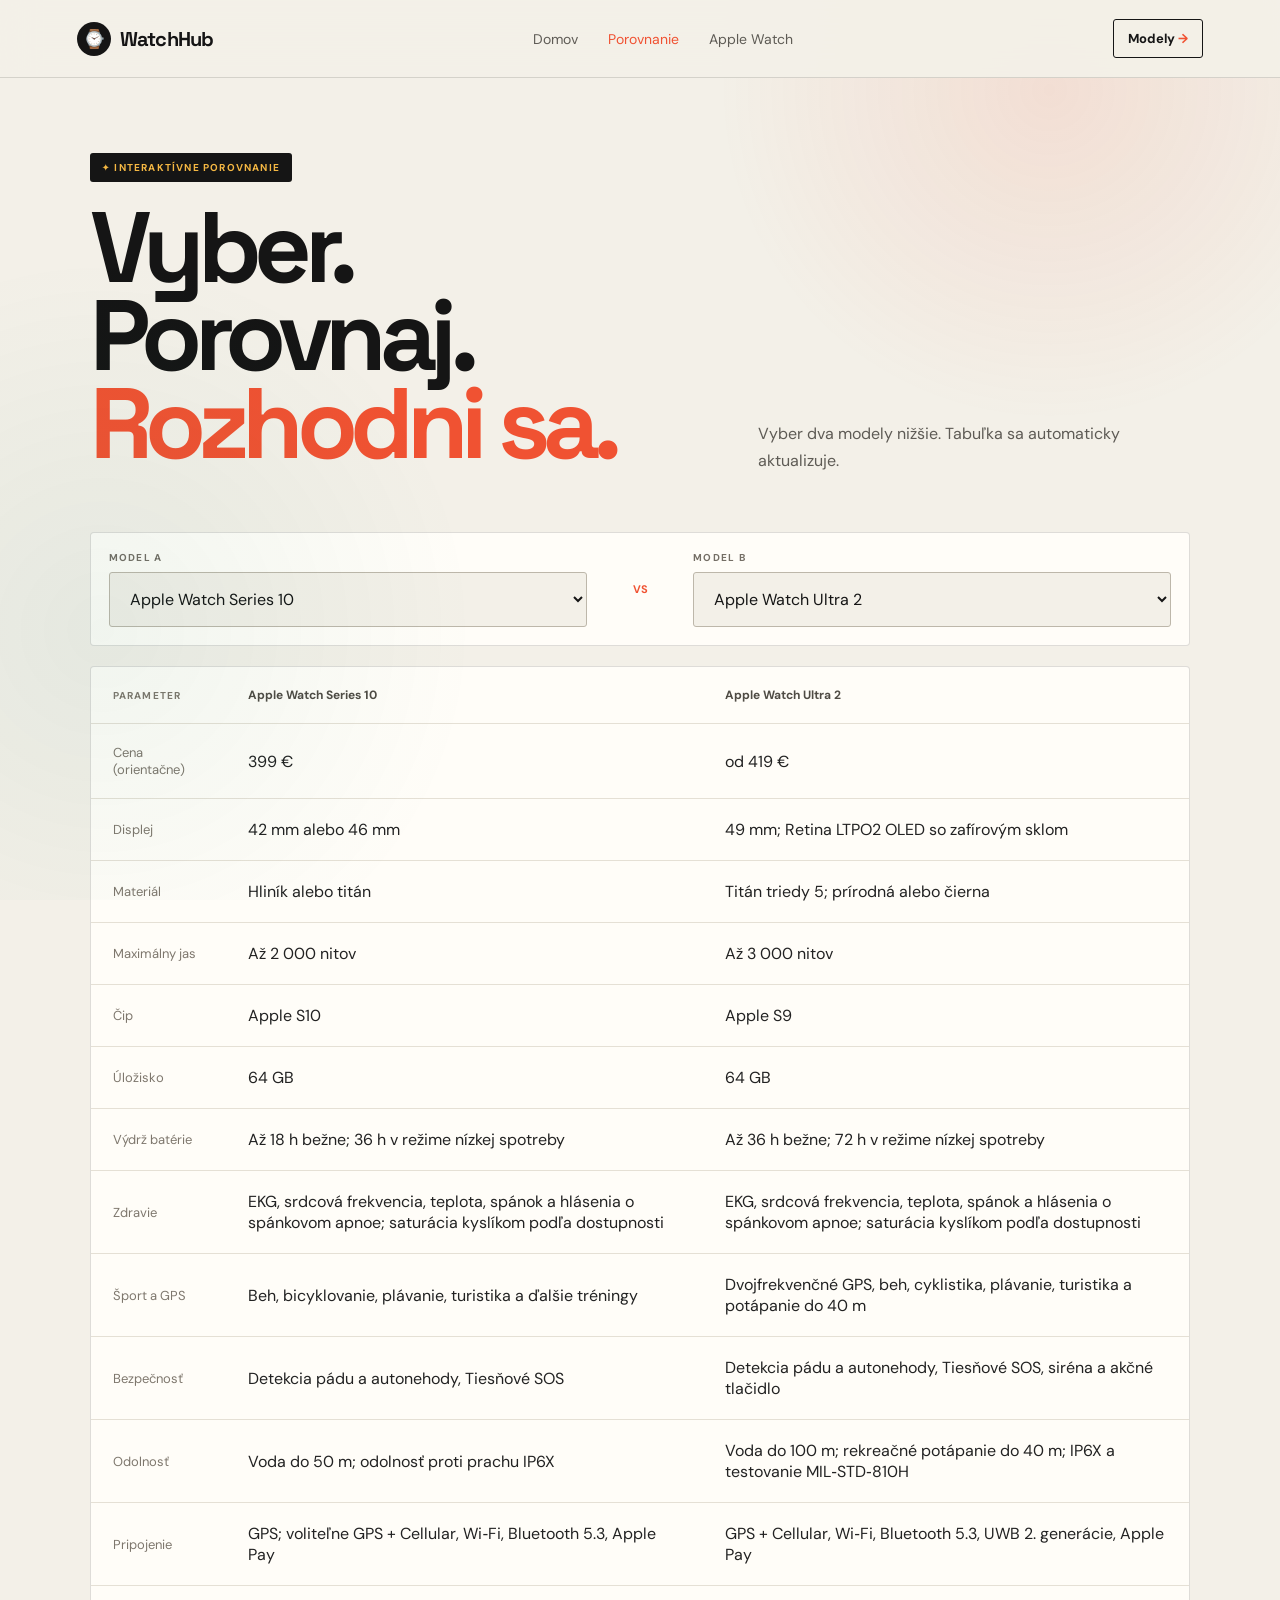
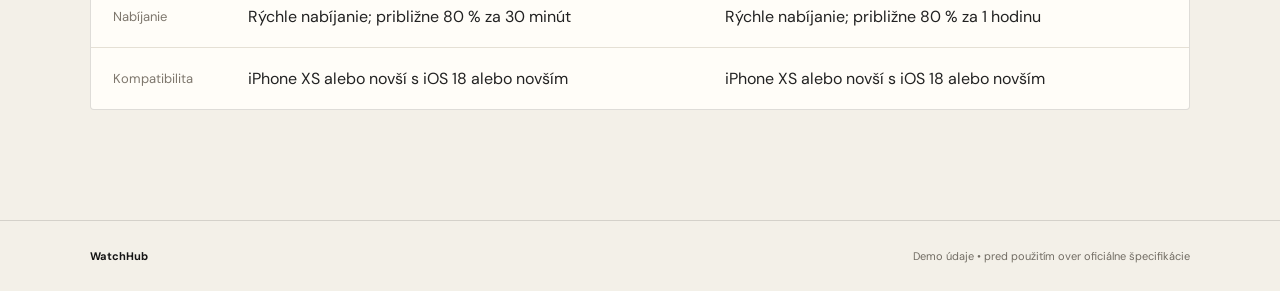
<file: compare.html>
<!doctype html><html lang="sk"><head><meta charset="utf-8"><meta name="viewport" content="width=device-width,initial-scale=1"><title>Porovnanie — WatchHub</title><link rel="stylesheet" href="style.css"></head><body>
<header class="nav"><a class="logo" href="index.html"><span class="logo-mark">⌚</span> WatchHub</a><nav><a href="index.html">Domov</a><a class="active" href="compare.html">Porovnanie</a><a href="watches.html">Apple Watch</a></nav><a class="nav-cta" href="watches.html">Modely <span>→</span></a></header>
<main class="page"><div class="page-head"><div><span class="pill">✦ INTERAKTÍVNE POROVNANIE</span><h1>Vyber. Porovnaj.<br><em>Rozhodni sa.</em></h1></div><p>Vyber dva modely nižšie. Tabuľka sa automaticky aktualizuje.</p></div>
<div class="selectors"><label><span>MODEL A</span><select id="a"></select></label><div class="vs">VS</div><label><span>MODEL B</span><select id="b"></select></label></div>
<div class="table-wrap"><table><thead><tr><th>PARAMETER</th><th id="ha"></th><th id="hb"></th></tr></thead><tbody id="rows"></tbody></table></div></main><footer><span>WatchHub</span><span>Demo údaje • pred použitím over oficiálne špecifikácie</span></footer><script src="script.js"></script></body></html>
</file>
<file: style.css>
@import url('https://fonts.googleapis.com/css2?family=DM+Sans:wght@400;500;600;700&family=Space+Grotesk:wght@500;600;700&display=swap');
:root{--bg:#07090d;--panel:#0d1118;--line:#202735;--text:#f5f7fb;--muted:#8992a3;--accent:#9b8cff;--accent2:#63e6d2}
*{box-sizing:border-box}html{scroll-behavior:smooth}body{margin:0;background:var(--bg);color:var(--text);font-family:"DM Sans",system-ui,sans-serif}body:before{content:"";position:fixed;inset:0;pointer-events:none;background:radial-gradient(circle at 70% 15%,#40358a20,transparent 28%),radial-gradient(circle at 10% 80%,#3ce0c310,transparent 25%)}a{color:inherit;text-decoration:none}.nav{height:76px;padding:0 6vw;display:flex;align-items:center;gap:30px;justify-content:space-between;border-bottom:1px solid #ffffff0b;position:sticky;top:0;z-index:20;background:#07090dd9;backdrop-filter:blur(18px)}.logo{font-family:"Space Grotesk";font-weight:700;font-size:19px;display:flex;align-items:center;gap:9px}.logo-mark{display:grid;place-items:center;width:34px;height:34px;border-radius:11px;background:linear-gradient(135deg,#9b8cff,#5c6cff);font-size:18px}.nav nav{display:flex;gap:30px;color:#8f98a9;font-size:14px}.nav nav a{transition:.2s}.nav nav a:hover,.nav nav .active{color:#fff}.nav-cta{font-size:13px;font-weight:700;padding:10px 14px;border:1px solid #2a3140;border-radius:999px}.nav-cta span,.arrow{color:var(--accent)}.hero{min-height:690px;padding:80px 9vw 95px;display:grid;grid-template-columns:1.05fr .95fr;align-items:center;gap:50px;position:relative}.hero-copy{max-width:690px}.pill{display:inline-flex;align-items:center;gap:7px;padding:8px 12px;border:1px solid #29233e;background:#151126;border-radius:999px;color:#aaa0ff;font-size:10px;font-weight:700;letter-spacing:.14em}.hero h1,.page-head h1{font-family:"Space Grotesk";font-size:clamp(52px,7vw,88px);line-height:.98;letter-spacing:-.055em;margin:22px 0}.hero h1 em,.page-head h1 em{font-style:normal;background:linear-gradient(100deg,#fff 15%,#9b8cff 75%);-webkit-background-clip:text;background-clip:text;color:transparent}.hero p,.page-head>p{color:#a5adbb;font-size:18px;line-height:1.65;max-width:620px}.actions{display:flex;gap:12px;margin-top:30px}.btn{display:inline-flex;gap:12px;align-items:center;padding:14px 20px;border-radius:13px;font-weight:700;font-size:14px;transition:.2s}.btn.primary{background:#f4f5f8;color:#090b10}.btn.primary:hover{transform:translateY(-2px);box-shadow:0 12px 35px #fff2}.btn.secondary{background:#121721;border:1px solid #273040}.trust{margin-top:24px;color:#657082;font-size:12px}.trust span{color:var(--accent2)}.hero-watch{height:520px;display:grid;place-items:center;position:relative}.glow{position:absolute;width:330px;height:330px;border-radius:50%;background:#6657e733;filter:blur(40px)}.watch-frame{width:220px;height:300px;border:15px solid #181c25;border-radius:56px;background:#11151d;padding:12px;position:relative;transform:rotate(8deg);box-shadow:0 35px 80px #000b,0 0 0 1px #ffffff0d}.watch-frame:before,.watch-frame:after{content:"";position:absolute;width:42px;height:75px;background:#181c25;z-index:-1;left:73px}.watch-frame:before{top:-75px;border-radius:16px 16px 0 0}.watch-frame:after{bottom:-75px;border-radius:0 0 16px 16px}.watch-crown{position:absolute;right:-25px;top:78px;width:11px;height:38px;border-radius:0 7px 7px 0;background:#252b35}.watch-screen{height:100%;border-radius:38px;background:radial-gradient(circle at 50% 25%,#303e82,#090d18 70%);display:flex;flex-direction:column;align-items:center;padding:22px;color:#fff}.screen-top{width:100%;font-size:11px;display:flex;justify-content:space-between;color:#d6daf0}.rings{margin:38px 0 18px;position:relative;width:92px;height:92px}.rings i{position:absolute;inset:0;border:6px solid #ff4169;border-radius:50%}.rings i:nth-child(2){inset:9px;border-color:#ffc04a}.rings i:nth-child(3){inset:18px;border-color:#55e6d0}.watch-screen strong{font-size:11px}.watch-screen small{font-size:9px;color:#9da5bb;margin-top:3px}.floating-card{position:absolute;bottom:40px;right:4%;background:#111721dd;border:1px solid #2b3342;border-radius:16px;padding:14px 17px;backdrop-filter:blur(12px);display:grid;gap:3px;box-shadow:0 20px 50px #0008}.floating-card b{font-size:10px;color:#9b8cff;letter-spacing:.12em}.floating-card span{font-size:12px;color:#d5dae4}.section{padding:90px 9vw}.intro{display:grid;grid-template-columns:1fr 1fr;gap:80px;border-top:1px solid #ffffff0a}.eyebrow{font-size:10px;letter-spacing:.16em;color:#8e97a8;font-weight:700}.intro h2{font-family:"Space Grotesk";font-size:clamp(36px,5vw,62px);line-height:1;letter-spacing:-.05em}.intro>p{align-self:end;color:#8f98a8;line-height:1.7;font-size:16px}.feature-grid{padding:0 9vw 90px;display:grid;grid-template-columns:2fr 1fr;gap:16px}.feature{min-height:260px;padding:30px;background:linear-gradient(145deg,#111722,#0b0e14);border:1px solid var(--line);border-radius:24px;display:flex;flex-direction:column;justify-content:space-between;position:relative;overflow:hidden;transition:.25s}.feature:hover{transform:translateY(-4px);border-color:#3a4252}.feature-large{grid-row:span 2;min-height:536px;background:radial-gradient(circle at 80% 20%,#6c5de022,transparent 30%),linear-gradient(145deg,#111722,#0b0e14)}.number{color:#667184;font-size:12px;font-weight:700}.feature h3{font-family:"Space Grotesk";font-size:34px;line-height:1.05;margin:12px 0}.feature p{color:#7f8999;line-height:1.55;max-width:470px}.arrow{position:absolute;right:28px;top:25px;font-size:22px}.big-stat{font-family:"Space Grotesk";font-size:100px;line-height:.8;background:linear-gradient(135deg,#fff,#7064c9);-webkit-background-clip:text;background-clip:text;color:transparent}.stat p{max-width:170px}.page{max-width:1250px;margin:auto;padding:75px 7vw 110px;min-height:calc(100vh - 152px)}.page-head{display:grid;grid-template-columns:1fr .7fr;gap:50px;align-items:end;margin-bottom:50px}.page-head>p{font-size:16px}.selectors{display:grid;grid-template-columns:1fr 70px 1fr;gap:18px;align-items:center;background:#0d1118;border:1px solid var(--line);padding:18px;border-radius:22px;margin-bottom:20px}.selectors label{display:grid;gap:8px}.selectors label span{font-size:10px;color:#707b8d;font-weight:700;letter-spacing:.13em}.vs{text-align:center;color:#6f7888;font-size:11px;font-weight:700}select{width:100%;padding:15px 16px;border-radius:14px;background:#080b10;color:#f5f7fb;border:1px solid #2a3341;font:inherit;outline:none}select:focus{border-color:#6e63bf}.table-wrap{overflow:auto;border:1px solid var(--line);border-radius:22px;background:#0d1118}table{width:100%;border-collapse:collapse;min-width:600px}th,td{text-align:left;padding:20px 22px;border-bottom:1px solid #1c2330}th{font-size:12px;color:#a8b0be}th:first-child{color:#687386;font-size:10px;letter-spacing:.12em}td{color:#dfe3ea}td:first-child{color:#778294;font-size:13px}tbody tr:last-child td{border-bottom:0}.product-grid{display:grid;grid-template-columns:repeat(3,1fr);gap:18px}.product{padding:16px;background:#0d1118;border:1px solid var(--line);border-radius:24px;transition:.25s;overflow:hidden}.product:hover{transform:translateY(-5px);border-color:#394254}.mini-watch{height:290px;border-radius:18px;background:radial-gradient(circle at 50% 35%,#344276,#0b0f18 65%);display:grid;place-items:center;margin-bottom:20px;position:relative}.mini-watch:after{display:none}.mini-watch img{width:100%;height:100%;object-fit:contain;position:relative;z-index:2;filter:drop-shadow(0 24px 28px #0008)}.mini-watch span{position:absolute;font-size:36px;z-index:2}.image-note{color:#626c7d;font-size:11px;margin-top:18px}.tag{display:inline-block;padding:6px 9px;border-radius:999px;background:#19152b;color:#aaa0ff;font-size:9px;font-weight:700;letter-spacing:.12em}.product h2{font-family:"Space Grotesk";font-size:23px;margin:14px 0 8px}.product-price{font-family:"Space Grotesk";font-size:25px!important;font-weight:700;color:#fff!important;margin:10px 0 4px!important}.product-price small{font:500 11px "DM Sans",sans-serif;color:#8992a3}.product-details{margin-top:14px;border-top:1px solid var(--line);padding-top:12px}.product-details summary{cursor:pointer;color:#b4adff;font-size:12px;font-weight:700;list-style:none}.product-details summary::-webkit-details-marker{display:none}.product-details summary:after{content:"＋";float:right}.product-details[open] summary:after{content:"−"}.product-details dl{margin:14px 0;display:grid;gap:10px}.product-details dl div{border-bottom:1px solid #ffffff0a;padding-bottom:8px}.product-details dt{font-size:10px;letter-spacing:.08em;text-transform:uppercase;color:#7f8999;margin-bottom:3px}.product-details dd{margin:0;color:#d3d8e2;font-size:12px;line-height:1.5}.price-note{font-size:11px!important;color:#8992a3!important;line-height:1.5!important}.source-links{display:flex;flex-wrap:wrap;gap:12px;margin:12px 0}.source-links a{font-size:11px;color:#b4adff;font-weight:700}.product p{color:#818b9c;line-height:1.7;font-size:13px}.product .product-link{display:inline-flex;margin-top:8px;color:#b4adff;font-size:12px;font-weight:700}footer{display:flex;justify-content:space-between;border-top:1px solid #ffffff0a;padding:28px 7vw;color:#626c7d;font-size:11px}footer span:first-child{color:#9ba4b4;font-weight:700}@media(max-width:800px){.nav{padding:0 5vw}.nav nav{gap:13px}.nav nav a{font-size:12px}.nav-cta{display:none}.hero{grid-template-columns:1fr;padding:60px 7vw}.hero-watch{height:390px}.intro,.page-head{grid-template-columns:1fr;gap:20px}.feature-grid{grid-template-columns:1fr;padding:0 7vw 60px}.feature-large{grid-row:auto;min-height:400px}.product-grid{grid-template-columns:1fr}.selectors{grid-template-columns:1fr}.vs{padding:0}.section{padding:65px 7vw}footer{padding:25px 7vw;gap:15px;flex-direction:column}}

/* Mobile and tablet layout */
html{scroll-padding-top:100px}
img{max-width:100%}
@media(max-width:800px){
  .hero{min-height:0;gap:12px;padding:54px 6vw 45px}
  .hero-watch{height:370px}
  .intro{gap:14px}
  .product-grid{grid-template-columns:repeat(2,minmax(0,1fr))}
  .page{padding:52px 5vw 80px}
  .page-head{gap:12px;margin-bottom:30px}
  .selectors{grid-template-columns:minmax(0,1fr) 42px minmax(0,1fr);gap:10px}
  .selectors select{padding:13px 10px;font-size:13px}
}
@media(max-width:600px){
  html{scroll-padding-top:112px}
  body{overflow-x:hidden}
  .nav{height:auto;min-height:0;padding:10px 14px 8px;gap:4px 8px;flex-wrap:wrap;justify-content:center}
  .logo{width:100%;justify-content:center;font-size:17px}
  .logo-mark{width:30px;height:30px}
  .nav nav{width:100%;justify-content:center;gap:clamp(8px,4vw,20px);font-size:13px}
  .nav nav a{font-size:13px;padding:10px 4px;min-height:40px;display:flex;align-items:center}
  .nav-cta{display:none}
  .hero{padding:42px 20px 34px;gap:0}
  .hero h1{font-size:clamp(39px,11vw,58px);line-height:1.02;margin:18px 0}
  .hero p,.page-head>p{font-size:15px;line-height:1.6}
  .pill{font-size:9px;letter-spacing:.1em}
  .actions{flex-direction:column;align-items:stretch;margin-top:22px}
  .btn{justify-content:center;min-height:48px}
  .hero-watch{height:300px;margin:0 -8px}
  .watch-frame{transform:scale(.76) rotate(8deg)}
  .floating-card{right:2%;bottom:14px;padding:11px 13px}
  .section{padding:48px 20px}
  .intro{grid-template-columns:1fr;gap:0}
  .intro h2{font-size:clamp(34px,9vw,48px)}
  .intro>p{font-size:14px}
  .feature-grid{grid-template-columns:1fr;padding:0 20px 48px;gap:12px}
  .feature{min-height:210px;padding:23px;border-radius:20px}
  .feature-large{min-height:310px}
  .feature h3{font-size:29px}
  .big-stat{font-size:76px}
  .page{padding:38px 16px 64px;min-height:0}
  .page-head{grid-template-columns:1fr;gap:8px;margin-bottom:22px}
  .page-head h1{font-size:clamp(40px,12vw,58px);margin:18px 0}
  .selectors{grid-template-columns:1fr;gap:10px;padding:14px;border-radius:18px}
  .selectors label{gap:6px}
  .selectors select{min-height:48px;padding:12px;font-size:14px}
  .vs{line-height:1;padding:1px}
  .table-wrap{border-radius:16px;overflow-x:auto;overscroll-behavior-x:contain;-webkit-overflow-scrolling:touch}
  table{min-width:680px}
  th,td{padding:14px 12px;font-size:12px}
  td:first-child{font-size:11px}
  .product-grid{grid-template-columns:minmax(0,1fr);gap:14px}
  .product{padding:14px;border-radius:20px}
  .mini-watch{height:clamp(220px,68vw,300px);margin-bottom:16px}
  .product h2{font-size:21px}
  .product-details dd{font-size:13px;overflow-wrap:anywhere}
  .source-links{gap:14px}
  .source-links a,.product-details summary,.product .product-link{min-height:42px;display:inline-flex;align-items:center}
  footer{padding:22px 20px;gap:8px}
}
@media(prefers-reduced-motion:reduce){
  html{scroll-behavior:auto}
  *,*:before,*:after{scroll-behavior:auto!important;transition:none!important}
}


/* Editorial WatchHub visual direction */
:root{--bg:#f3f0e8;--panel:#fffdf8;--line:#d9d5ca;--text:#151515;--muted:#66645e;--accent:#f05232;--accent2:#187e68}
body{background:var(--bg);color:var(--text)}
body:before{background:radial-gradient(circle at 82% 10%,#f052321c,transparent 25%),radial-gradient(circle at 8% 70%,#187e6810,transparent 28%)}
a{color:inherit}
.nav{height:78px;padding:0 max(6vw,24px);background:#f3f0e8eF;border-bottom:1px solid #15151524;color:#151515}
.logo{font-size:20px;letter-spacing:-.04em}
.logo-mark{border-radius:50%;background:#151515;color:#f5b843}
.nav nav{color:#5e5b55}
.nav nav a:hover,.nav nav .active{color:var(--accent)}
.nav-cta{border-color:#151515;color:#151515;border-radius:3px}
.nav-cta span,.arrow{color:var(--accent)}
.hero{min-height:720px;padding-top:86px;padding-bottom:95px;grid-template-columns:1.12fr .88fr;gap:3vw}
.pill{border:0;background:#151515;color:#f5b843;border-radius:3px;letter-spacing:.12em}
.hero h1,.page-head h1{font-size:clamp(58px,8.4vw,112px);line-height:.88;letter-spacing:-.075em}
.hero h1 em,.page-head h1 em{background:none;color:var(--accent);-webkit-text-fill-color:var(--accent)}
.hero p,.page-head>p{color:#5e5b55}
.btn{border-radius:3px;min-height:50px}
.btn.primary{background:var(--accent);color:white}
.btn.primary:hover{box-shadow:0 12px 35px #f0523233}
.btn.secondary{background:transparent;border:1px solid #151515;color:#151515}
.trust{color:#68645d}
.hero-watch{height:550px}
.glow{width:370px;height:370px;background:#f5b84388;filter:blur(55px)}
.watch-frame{border-color:#151515;background:#151515;box-shadow:14px 18px 0 #f05232,0 35px 80px #18181820}
.watch-frame:before,.watch-frame:after{background:#151515}
.watch-crown{background:#f5b843}
.watch-screen{background:radial-gradient(circle at 50% 25%,#bbd8ca,#213e37 74%)}
.screen-top{color:#f6f1e5}
.floating-card{background:#fffdf8;border:1px solid #151515;border-radius:3px;box-shadow:6px 6px 0 #f05232}
.floating-card b{color:var(--accent)}
.floating-card span{color:#151515}
.section{padding-top:100px;padding-bottom:100px}
.intro{border-top:1px solid #15151530}
.eyebrow{color:#777168}
.intro h2{font-size:clamp(40px,6vw,78px);letter-spacing:-.07em}
.intro>p{color:#5e5b55}
.feature-grid{gap:13px}
.feature{background:#e6e1d5;border-color:#15151520;border-radius:4px}
.feature-large{background:linear-gradient(140deg,#f5b843,#f5b843 48%,#f05232 48%,#f05232);color:#151515}
.feature-large .eyebrow,.feature-large p{color:#25231f}
.feature:hover{transform:translateY(-3px);border-color:#151515}
.feature h3{letter-spacing:-.05em}
.number{color:#5f5a50}
.big-stat{background:linear-gradient(135deg,#f05232,#187e68);-webkit-background-clip:text;background-clip:text;color:transparent}
.page{max-width:1380px}
.page-head{margin-bottom:42px}
.page-head h1{font-size:clamp(56px,8vw,100px)}
.selectors{background:#fffdf8;border-color:#15151524;border-radius:4px}
.selectors label span{color:#746e65}
select{background:#f3f0e8;color:#151515;border:1px solid #bdb7aa;border-radius:3px}
select:focus{border-color:var(--accent)}
.vs{color:var(--accent)}
.table-wrap{background:#fffdf8;border-color:#15151524;border-radius:4px}
th,td{border-bottom-color:#e5e0d5}
th{color:#4f4b44}
th:first-child,td:first-child{color:#7e776d}
td{color:#222}
.product-grid{gap:16px}
.product{background:#fffdf8;border-color:#d4cfc3;border-radius:4px;padding:14px;box-shadow:0 4px 0 #15151508}
.product:hover{transform:translateY(-4px);border-color:#151515}
.mini-watch{border-radius:2px;background:linear-gradient(145deg,#f5b843,#ead9b7 48%,#d6e5dd)}
.mini-watch img{filter:none}
.tag{background:#151515;color:#f5b843;border-radius:2px}
.product h2{letter-spacing:-.04em}
.product-price{color:var(--accent)!important}
.product-price small{color:#6e6a62}
.product-details{border-top-color:#d9d5ca}
.product-details summary{color:#16735f}
.product-details dd{color:#25231f}
.product-details dt,.price-note,.product p{color:#69655d!important}
.source-links a,.product .product-link{color:#bd3e25}
footer{border-top-color:#15151524;color:#716c63}
footer span:first-child{color:#151515}
.image-note{color:#716c63}
@media(max-width:800px){
  .hero{padding-left:6vw;padding-right:6vw}
}
@media(max-width:600px){
  .nav{background:#f3f0e8f2}
  .hero{padding:42px 20px 34px}
  .hero h1{font-size:clamp(44px,12vw,68px)}
  .hero-watch{height:280px}
  .watch-frame{box-shadow:8px 12px 0 #f05232,0 25px 55px #18181820}
  .section{padding:50px 20px}
  .feature-grid{padding:0 20px 48px}
  .page-head h1{font-size:clamp(44px,12vw,68px)}
  .mini-watch{background:linear-gradient(145deg,#f5b843,#ead9b7 48%,#d6e5dd)}
}
</file>
